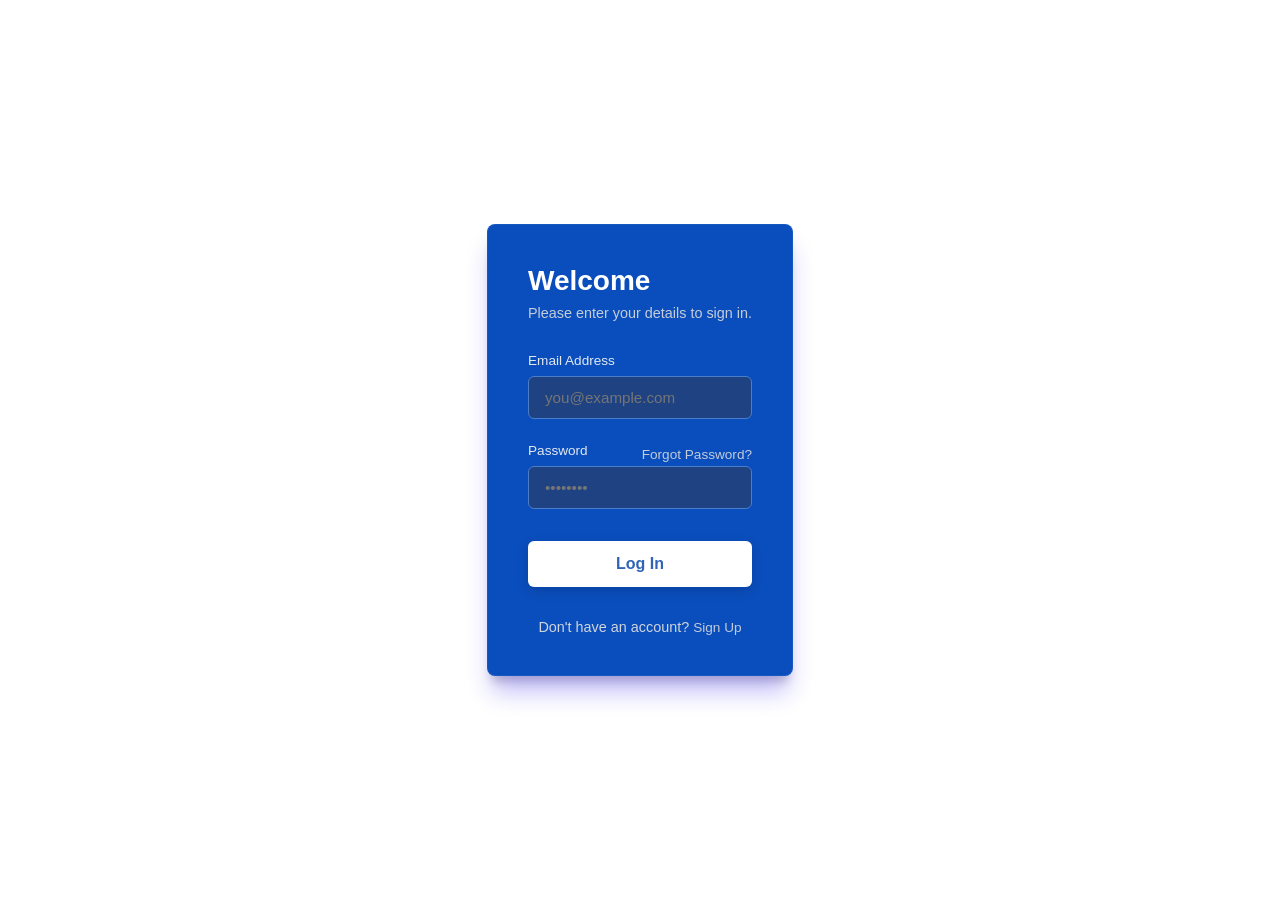
<file: Assigment 2/index.html>
<!DOCTYPE html>
<html lang="en">
<head>
    <meta charset="UTF-8">
    <meta name="viewport" content="width=device-width, initial-scale=1.0">
    <title>Login Button</title>
    <link rel="stylesheet" href="style.css">
</head>
<body>

    <div class="login-container">
        <div class="login-card">
            <h2>Welcome</h2>
            <p class="subtitle">Please enter your details to sign in.</p>

            <form>
                <div class="input-group">
                    <label for="email">Email Address</label>
                    <input type="email" id="email" placeholder="you@example.com" required>
                </div>

                <div class="input-group">
                    <div class="label-row">
                        <label for="password">Password</label>
                        <a href="#" class="forgot-link">Forgot Password?</a>
                    </div>
                    <input type="password" id="password" placeholder="••••••••" required>
                </div>

                <button type="submit" class="btn-login">Log In</button>
            </form>

            <p class="signup">Don't have an account? <a href="#">Sign Up</a></p>
        </div>
    </div>

</body>
</html>
</file>
<file: Assigment 2/style.css>
* {
    margin: 0;
    padding: 0;
    box-sizing: border-box;
    font-family: 'Inter', -apple-system, BlinkMacSystemFont, "Segoe UI", Roboto, sans-serif;
}

body {
    display: flex;
    justify-content: center;
    align-items: center;
    min-height: 100vh;
    background-color: #ffffff; 
}


.login-card {
    background: #0a4ebd; 
    padding: 40px;
    border-radius: 8px; 
    width: 100%;
    max-width: 400px;
    box-shadow: 0 20px 25px -5px rgba(42, 25, 232, 0.3), 0 10px 10px -5px rgba(0, 0, 0, 0.2);
    border: 1px solid rgba(255, 255, 255, 0.05);
}

h2 {
    color: #ffffff;
    font-size: 1.75rem;
    font-weight: 700;
    margin-bottom: 8px;
}

.subtitle {
    color: #c6cdd6;
    font-size: 0.9rem;
    margin-bottom: 32px;
}

/* Input Fields */
.input-group {
    margin-bottom: 24px;
}

.label-row {
    display: flex;
    justify-content: space-between;
    align-items: center;
}

label {
    display: block;
    color: #e2e8f0;
    font-size: 0.85rem;
    font-weight: 500;
    margin-bottom: 8px;
}

/* Inputs */
input {
    width: 100%;
    padding: 12px 16px;
    background: #1e4282; 
    border: 1px solid #4a7ec9; 
    border-radius: 6px;
    color: #ffffff;
    font-size: 0.95rem;
    transition: all 0.2s ease;
}

input:focus {
    outline: none;
    border-color: #ffffff; 
    box-shadow: 0 0 0 3px rgba(255, 255, 255, 0.2);
}

/* Forgot Password & Sign Up */
.forgot-link, .signup a {
    color: #c2cbd9;
    font-size: 0.85rem;
    text-decoration: none;
    font-weight: 500;
    transition: color 0.2s ease;
}

.forgot-link:hover, .signup a:hover {
    color: #ffffff;
    text-decoration: underline;
}

/* Button */
.btn-login {
    width: 100%;
    padding: 14px;
    background: #ffffff; 
    color: #2f64b8; 
    border: none;
    border-radius: 6px; /* Clean, matching subtle radius */
    font-size: 1rem;
    font-weight: 600;
    cursor: pointer;
    transition: all 0.2s ease;
    margin-top: 8px;
    box-shadow: 0 4px 12px rgba(0, 0, 0, 0.15);
}

.btn-login:hover {
    background: #f1f5f9; 
    box-shadow: 0 6px 20px rgba(0, 0, 0, 0.2);
    transform: translateY(-1px);
}

.btn-login:active {
    background: #e2e8f0;
    transform: translateY(1px);
}

/* Bottom Text */
.signup {
    color: #d1d5db;
    text-align: center;
    font-size: 0.9rem;
    margin-top: 32px;
}
</file>
